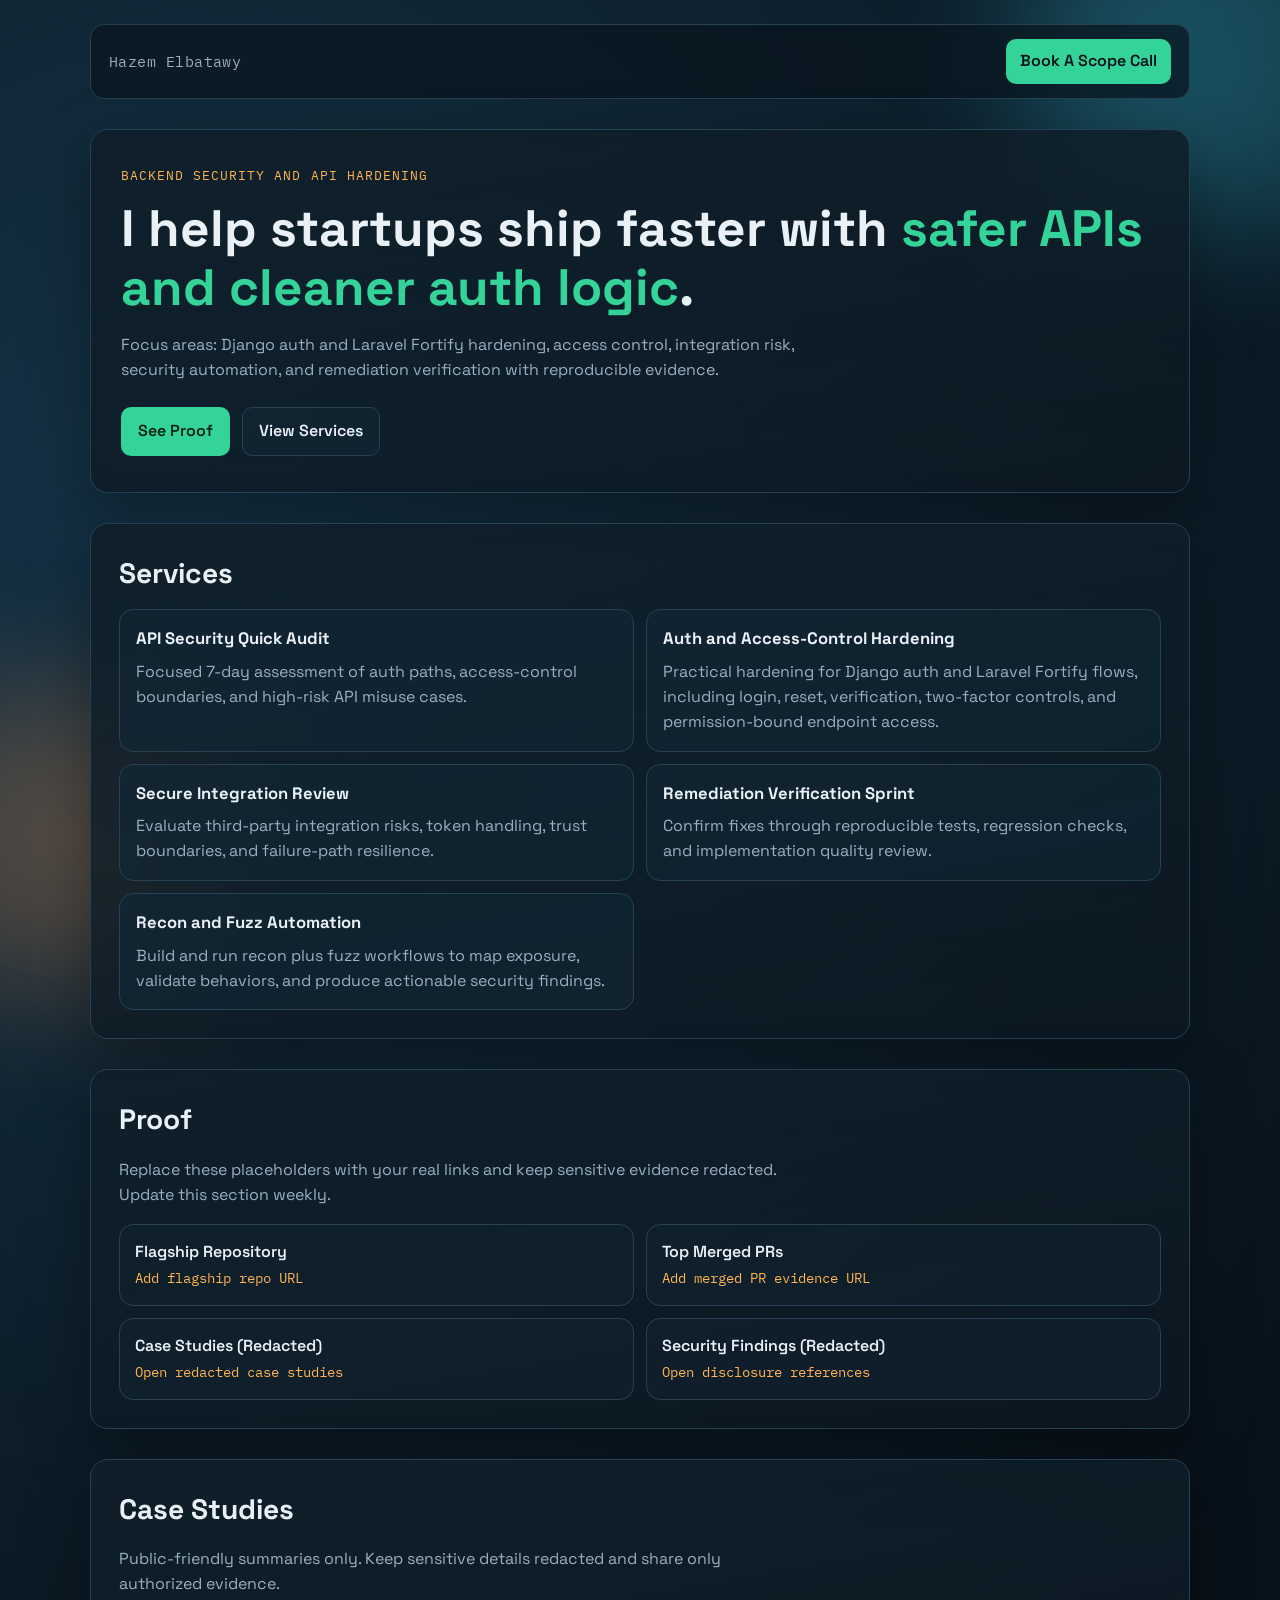
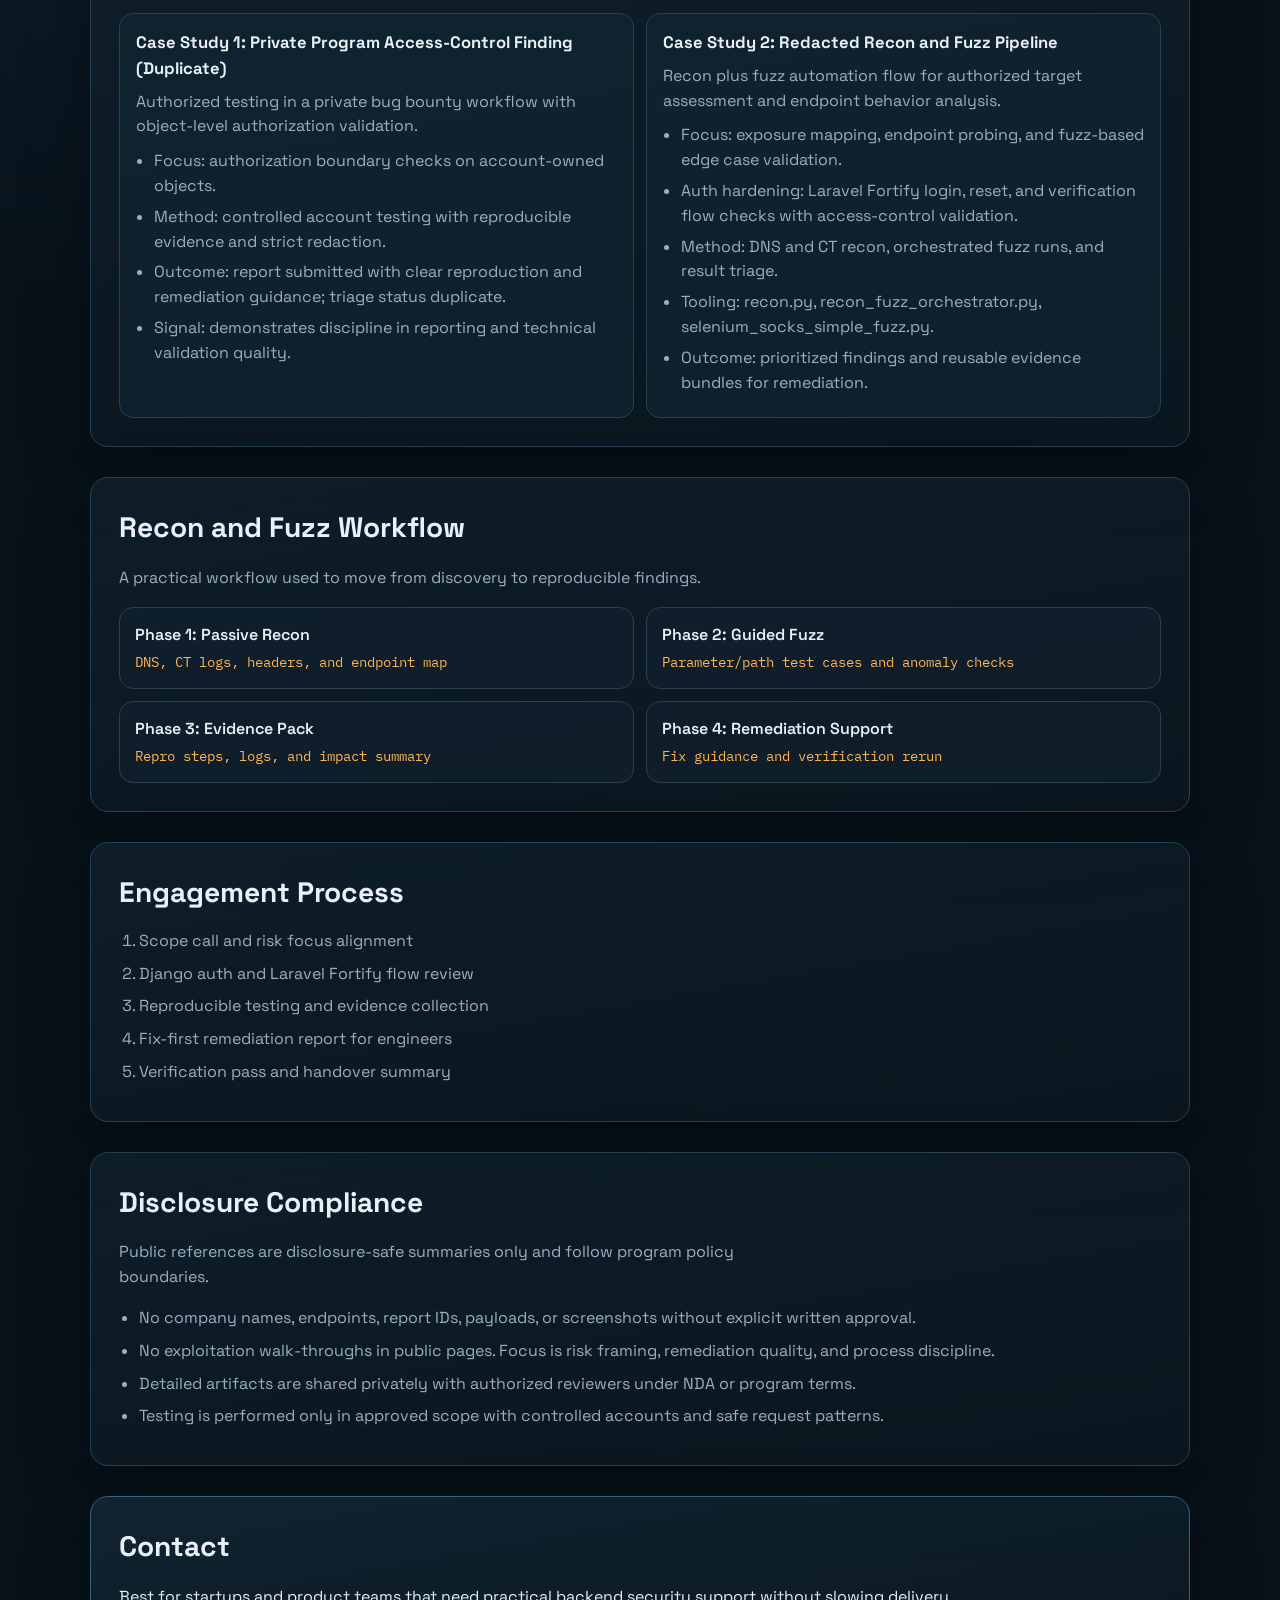
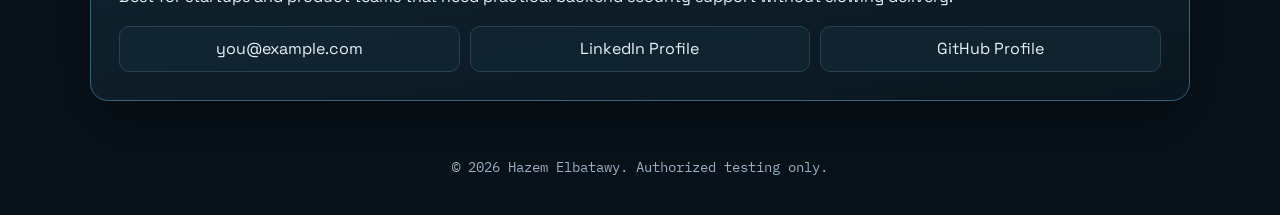
<file: docs/index.html>
<!doctype html>
<html lang="en">
  <head>
    <meta charset="UTF-8" />
    <meta name="viewport" content="width=device-width, initial-scale=1.0" />
    <title>Hazem Elbatawy | Backend Security Consultant</title>
    <meta
      name="description"
      content="Backend security and API hardening consultant using Django auth and Laravel Fortify. Access control, integration risk, and remediation verification."
    />
    <link rel="preconnect" href="https://fonts.googleapis.com" />
    <link rel="preconnect" href="https://fonts.gstatic.com" crossorigin />
    <link
      href="https://fonts.googleapis.com/css2?family=Space+Grotesk:wght@400;500;700&family=IBM+Plex+Mono:wght@400;500&display=swap"
      rel="stylesheet"
    />
    <link rel="icon" type="image/svg+xml" href="favicon.svg" />
    <link rel="stylesheet" href="styles.css" />
  </head>
  <body>
    <div class="bg-orb orb-a"></div>
    <div class="bg-orb orb-b"></div>

    <header class="topbar reveal" data-delay="0">
      <div class="brand">Hazem Elbatawy</div>
      <a class="top-cta" href="#contact">Book A Scope Call</a>
    </header>

    <main>
      <section class="hero section reveal" data-delay="80">
        <p class="eyebrow">Backend Security and API Hardening</p>
        <h1>
          I help startups ship faster with
          <span>safer APIs and cleaner auth logic</span>.
        </h1>
        <p class="lead">
          Focus areas: Django auth and Laravel Fortify hardening, access control,
          integration risk, security automation, and remediation verification with
          reproducible evidence.
        </p>
        <div class="hero-actions">
          <a class="btn btn-primary" href="#proof">See Proof</a>
          <a class="btn btn-ghost" href="#services">View Services</a>
        </div>
      </section>

      <section id="services" class="section reveal" data-delay="120">
        <h2>Services</h2>
        <div class="cards">
          <article class="card">
            <h3>API Security Quick Audit</h3>
            <p>
              Focused 7-day assessment of auth paths, access-control boundaries,
              and high-risk API misuse cases.
            </p>
          </article>
          <article class="card">
            <h3>Auth and Access-Control Hardening</h3>
            <p>
              Practical hardening for Django auth and Laravel Fortify flows,
              including login, reset, verification, two-factor controls, and
              permission-bound endpoint access.
            </p>
          </article>
          <article class="card">
            <h3>Secure Integration Review</h3>
            <p>
              Evaluate third-party integration risks, token handling, trust
              boundaries, and failure-path resilience.
            </p>
          </article>
          <article class="card">
            <h3>Remediation Verification Sprint</h3>
            <p>
              Confirm fixes through reproducible tests, regression checks, and
              implementation quality review.
            </p>
          </article>
          <article class="card">
            <h3>Recon and Fuzz Automation</h3>
            <p>
              Build and run recon plus fuzz workflows to map exposure, validate
              behaviors, and produce actionable security findings.
            </p>
          </article>
        </div>
      </section>

      <section id="proof" class="section reveal" data-delay="160">
        <h2>Proof</h2>
        <p class="section-intro">
          Replace these placeholders with your real links and keep sensitive
          evidence redacted. Update this section weekly.
        </p>
        <div class="proof-grid">
          <a class="proof-item" href="#" aria-label="Flagship repository link">
            <span class="proof-label">Flagship Repository</span>
            <span class="proof-link">Add flagship repo URL</span>
          </a>
          <a class="proof-item" href="#" aria-label="Top pull requests link">
            <span class="proof-label">Top Merged PRs</span>
            <span class="proof-link">Add merged PR evidence URL</span>
          </a>
          <a class="proof-item" href="case-studies.html" aria-label="Case studies link">
            <span class="proof-label">Case Studies (Redacted)</span>
            <span class="proof-link">Open redacted case studies</span>
          </a>
          <a class="proof-item" href="security-findings.html" aria-label="Bug bounty references link">
            <span class="proof-label">Security Findings (Redacted)</span>
            <span class="proof-link">Open disclosure references</span>
          </a>
        </div>
      </section>

      <section id="case-studies" class="section reveal" data-delay="190">
        <h2>Case Studies</h2>
        <p class="section-intro">
          Public-friendly summaries only. Keep sensitive details redacted and
          share only authorized evidence.
        </p>
        <div class="cards">
          <article class="card case-card">
            <h3>Case Study 1: Private Program Access-Control Finding (Duplicate)</h3>
            <p>
              Authorized testing in a private bug bounty workflow with
              object-level authorization validation.
            </p>
            <ul class="case-points">
              <li>Focus: authorization boundary checks on account-owned objects.</li>
              <li>
                Method: controlled account testing with reproducible evidence and
                strict redaction.
              </li>
              <li>
                Outcome: report submitted with clear reproduction and remediation
                guidance; triage status duplicate.
              </li>
              <li>
                Signal: demonstrates discipline in reporting and technical
                validation quality.
              </li>
            </ul>
          </article>

          <article class="card case-card">
            <h3>Case Study 2: Redacted Recon and Fuzz Pipeline</h3>
            <p>
              Recon plus fuzz automation flow for authorized target assessment
              and endpoint behavior analysis.
            </p>
            <ul class="case-points">
              <li>
                Focus: exposure mapping, endpoint probing, and fuzz-based edge
                case validation.
              </li>
              <li>
                Auth hardening: Laravel Fortify login, reset, and verification
                flow checks with access-control validation.
              </li>
              <li>
                Method: DNS and CT recon, orchestrated fuzz runs, and result
                triage.
              </li>
              <li>
                Tooling: recon.py, recon_fuzz_orchestrator.py,
                selenium_socks_simple_fuzz.py.
              </li>
              <li>
                Outcome: prioritized findings and reusable evidence bundles for
                remediation.
              </li>
            </ul>
          </article>
        </div>
      </section>

      <section id="recon-fuzz" class="section reveal" data-delay="200">
        <h2>Recon and Fuzz Workflow</h2>
        <p class="section-intro">
          A practical workflow used to move from discovery to reproducible
          findings.
        </p>
        <div class="proof-grid">
          <div class="proof-item" aria-label="Passive recon phase">
            <span class="proof-label">Phase 1: Passive Recon</span>
            <span class="proof-link">DNS, CT logs, headers, and endpoint map</span>
          </div>
          <div class="proof-item" aria-label="Guided fuzz phase">
            <span class="proof-label">Phase 2: Guided Fuzz</span>
            <span class="proof-link">Parameter/path test cases and anomaly checks</span>
          </div>
          <div class="proof-item" aria-label="Evidence phase">
            <span class="proof-label">Phase 3: Evidence Pack</span>
            <span class="proof-link">Repro steps, logs, and impact summary</span>
          </div>
          <div class="proof-item" aria-label="Remediation phase">
            <span class="proof-label">Phase 4: Remediation Support</span>
            <span class="proof-link">Fix guidance and verification rerun</span>
          </div>
        </div>
      </section>

      <section class="section reveal" data-delay="220">
        <h2>Engagement Process</h2>
        <ol class="process">
          <li>Scope call and risk focus alignment</li>
          <li>Django auth and Laravel Fortify flow review</li>
          <li>Reproducible testing and evidence collection</li>
          <li>Fix-first remediation report for engineers</li>
          <li>Verification pass and handover summary</li>
        </ol>
      </section>

      <section id="disclosure-compliance" class="section reveal" data-delay="235">
        <h2>Disclosure Compliance</h2>
        <p class="section-intro">
          Public references are disclosure-safe summaries only and follow program
          policy boundaries.
        </p>
        <ul class="process">
          <li>
            No company names, endpoints, report IDs, payloads, or screenshots
            without explicit written approval.
          </li>
          <li>
            No exploitation walk-throughs in public pages. Focus is risk framing,
            remediation quality, and process discipline.
          </li>
          <li>
            Detailed artifacts are shared privately with authorized reviewers
            under NDA or program terms.
          </li>
          <li>
            Testing is performed only in approved scope with controlled accounts
            and safe request patterns.
          </li>
        </ul>
      </section>

      <section id="contact" class="section contact reveal" data-delay="250">
        <h2>Contact</h2>
        <p>
          Best for startups and product teams that need practical backend
          security support without slowing delivery.
        </p>
        <div class="contact-grid">
          <a href="mailto:you@example.com">you@example.com</a>
          <a href="https://www.linkedin.com/" target="_blank" rel="noreferrer"
            >LinkedIn Profile</a
          >
          <a href="https://github.com/" target="_blank" rel="noreferrer"
            >GitHub Profile</a
          >
        </div>
      </section>
    </main>

    <footer class="footer reveal" data-delay="290">
      <p>© <span id="year"></span> Hazem Elbatawy. Authorized testing only.</p>
    </footer>

    <script src="script.js"></script>
  </body>
</html>
</file>
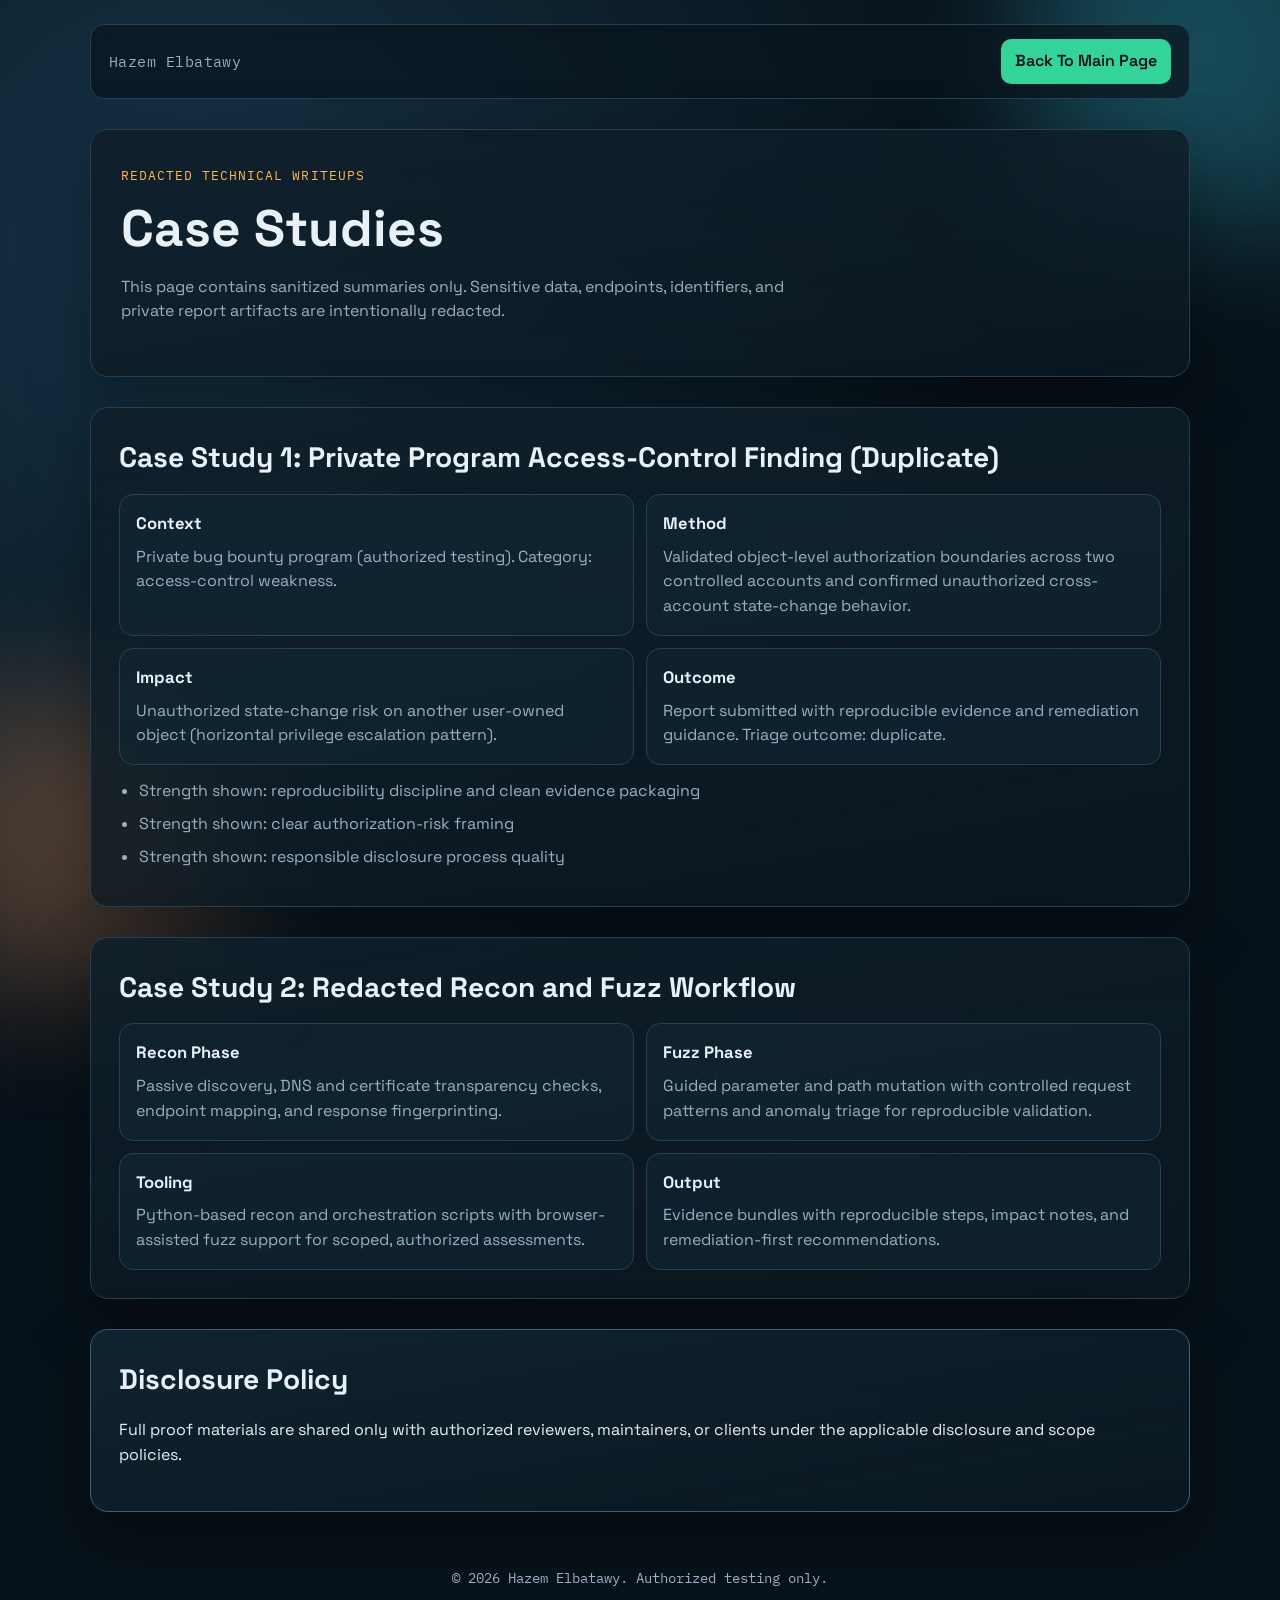
<file: docs/case-studies.html>
<!doctype html>
<html lang="en">
  <head>
    <meta charset="UTF-8" />
    <meta name="viewport" content="width=device-width, initial-scale=1.0" />
    <title>Case Studies | Hazem Elbatawy</title>
    <meta
      name="description"
      content="Redacted security case studies: private program access-control finding and recon/fuzz workflow."
    />
    <link rel="preconnect" href="https://fonts.googleapis.com" />
    <link rel="preconnect" href="https://fonts.gstatic.com" crossorigin />
    <link
      href="https://fonts.googleapis.com/css2?family=Space+Grotesk:wght@400;500;700&family=IBM+Plex+Mono:wght@400;500&display=swap"
      rel="stylesheet"
    />
    <link rel="icon" type="image/svg+xml" href="favicon.svg" />
    <link rel="stylesheet" href="styles.css" />
  </head>
  <body>
    <div class="bg-orb orb-a"></div>
    <div class="bg-orb orb-b"></div>

    <header class="topbar reveal" data-delay="0">
      <div class="brand">Hazem Elbatawy</div>
      <a class="top-cta" href="index.html">Back To Main Page</a>
    </header>

    <main>
      <section class="hero section reveal" data-delay="60">
        <p class="eyebrow">Redacted Technical Writeups</p>
        <h1>Case Studies</h1>
        <p class="lead">
          This page contains sanitized summaries only. Sensitive data, endpoints,
          identifiers, and private report artifacts are intentionally redacted.
        </p>
      </section>

      <section class="section reveal" data-delay="120">
        <h2>Case Study 1: Private Program Access-Control Finding (Duplicate)</h2>
        <div class="cards">
          <article class="card">
            <h3>Context</h3>
            <p>
              Private bug bounty program (authorized testing). Category:
              access-control weakness.
            </p>
          </article>
          <article class="card">
            <h3>Method</h3>
            <p>
              Validated object-level authorization boundaries across two controlled
              accounts and confirmed unauthorized cross-account state-change behavior.
            </p>
          </article>
          <article class="card">
            <h3>Impact</h3>
            <p>
              Unauthorized state-change risk on another user-owned object
              (horizontal privilege escalation pattern).
            </p>
          </article>
          <article class="card">
            <h3>Outcome</h3>
            <p>
              Report submitted with reproducible evidence and remediation guidance.
              Triage outcome: duplicate.
            </p>
          </article>
        </div>
        <ul class="process" style="margin-top: 14px">
          <li>Strength shown: reproducibility discipline and clean evidence packaging</li>
          <li>Strength shown: clear authorization-risk framing</li>
          <li>Strength shown: responsible disclosure process quality</li>
        </ul>
      </section>

      <section class="section reveal" data-delay="180">
        <h2>Case Study 2: Redacted Recon and Fuzz Workflow</h2>
        <div class="cards">
          <article class="card">
            <h3>Recon Phase</h3>
            <p>
              Passive discovery, DNS and certificate transparency checks, endpoint
              mapping, and response fingerprinting.
            </p>
          </article>
          <article class="card">
            <h3>Fuzz Phase</h3>
            <p>
              Guided parameter and path mutation with controlled request patterns
              and anomaly triage for reproducible validation.
            </p>
          </article>
          <article class="card">
            <h3>Tooling</h3>
            <p>
              Python-based recon and orchestration scripts with browser-assisted fuzz
              support for scoped, authorized assessments.
            </p>
          </article>
          <article class="card">
            <h3>Output</h3>
            <p>
              Evidence bundles with reproducible steps, impact notes, and
              remediation-first recommendations.
            </p>
          </article>
        </div>
      </section>

      <section class="section contact reveal" data-delay="240">
        <h2>Disclosure Policy</h2>
        <p>
          Full proof materials are shared only with authorized reviewers, maintainers,
          or clients under the applicable disclosure and scope policies.
        </p>
      </section>
    </main>

    <footer class="footer reveal" data-delay="280">
      <p>© <span id="year"></span> Hazem Elbatawy. Authorized testing only.</p>
    </footer>

    <script src="script.js"></script>
  </body>
</html>
</file>
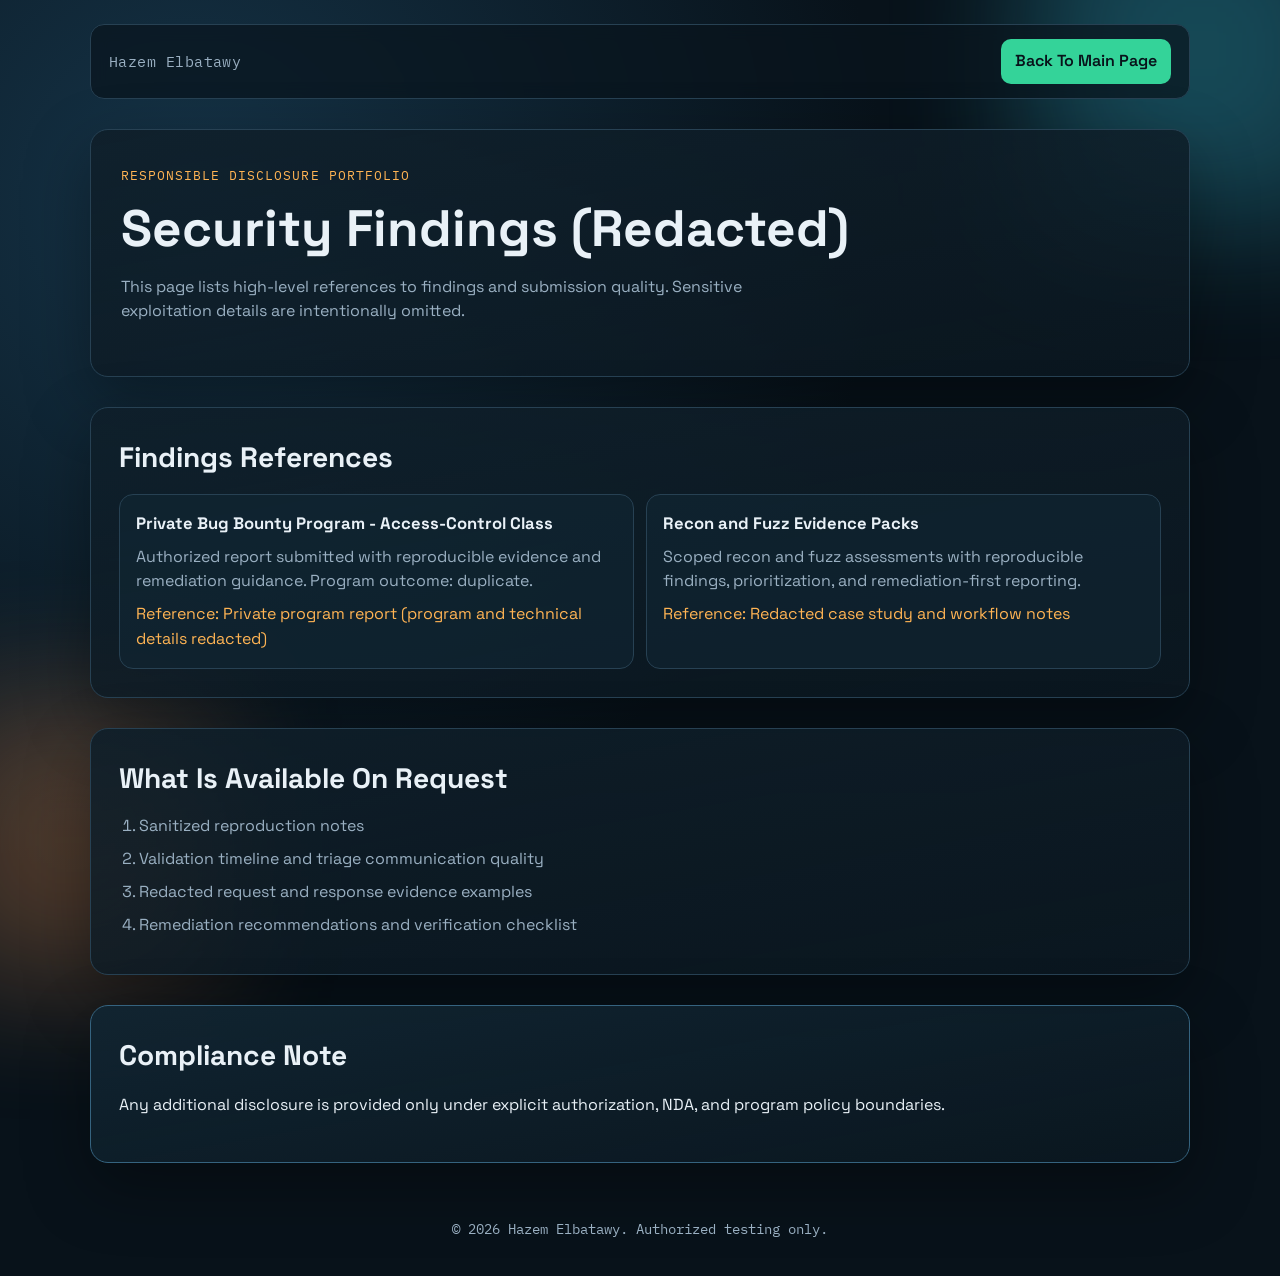
<file: docs/security-findings.html>
<!doctype html>
<html lang="en">
  <head>
    <meta charset="UTF-8" />
    <meta name="viewport" content="width=device-width, initial-scale=1.0" />
    <title>Security Findings | Hazem Elbatawy</title>
    <meta
      name="description"
      content="Responsible disclosure portfolio with redacted security finding references."
    />
    <link rel="preconnect" href="https://fonts.googleapis.com" />
    <link rel="preconnect" href="https://fonts.gstatic.com" crossorigin />
    <link
      href="https://fonts.googleapis.com/css2?family=Space+Grotesk:wght@400;500;700&family=IBM+Plex+Mono:wght@400;500&display=swap"
      rel="stylesheet"
    />
    <link rel="icon" type="image/svg+xml" href="favicon.svg" />
    <link rel="stylesheet" href="styles.css" />
  </head>
  <body>
    <div class="bg-orb orb-a"></div>
    <div class="bg-orb orb-b"></div>

    <header class="topbar reveal" data-delay="0">
      <div class="brand">Hazem Elbatawy</div>
      <a class="top-cta" href="index.html">Back To Main Page</a>
    </header>

    <main>
      <section class="hero section reveal" data-delay="60">
        <p class="eyebrow">Responsible Disclosure Portfolio</p>
        <h1>Security Findings (Redacted)</h1>
        <p class="lead">
          This page lists high-level references to findings and submission quality.
          Sensitive exploitation details are intentionally omitted.
        </p>
      </section>

      <section class="section reveal" data-delay="120">
        <h2>Findings References</h2>
        <div class="cards">
          <article class="card">
            <h3>Private Bug Bounty Program - Access-Control Class</h3>
            <p>
              Authorized report submitted with reproducible evidence and remediation
              guidance. Program outcome: duplicate.
            </p>
            <p style="margin-top: 8px; color: var(--accent-2)">
              Reference: Private program report (program and technical details redacted)
            </p>
          </article>

          <article class="card">
            <h3>Recon and Fuzz Evidence Packs</h3>
            <p>
              Scoped recon and fuzz assessments with reproducible findings,
              prioritization, and remediation-first reporting.
            </p>
            <p style="margin-top: 8px; color: var(--accent-2)">
              Reference: Redacted case study and workflow notes
            </p>
          </article>
        </div>
      </section>

      <section class="section reveal" data-delay="180">
        <h2>What Is Available On Request</h2>
        <ol class="process">
          <li>Sanitized reproduction notes</li>
          <li>Validation timeline and triage communication quality</li>
          <li>Redacted request and response evidence examples</li>
          <li>Remediation recommendations and verification checklist</li>
        </ol>
      </section>

      <section class="section contact reveal" data-delay="240">
        <h2>Compliance Note</h2>
        <p>
          Any additional disclosure is provided only under explicit authorization,
          NDA, and program policy boundaries.
        </p>
      </section>
    </main>

    <footer class="footer reveal" data-delay="280">
      <p>© <span id="year"></span> Hazem Elbatawy. Authorized testing only.</p>
    </footer>

    <script src="script.js"></script>
  </body>
</html>
</file>
<file: docs/styles.css>
:root {
  --bg: #08121a;
  --panel: #0f1f2a;
  --panel-2: #132836;
  --text: #e9f1f7;
  --muted: #9ab0c2;
  --accent: #34d399;
  --accent-2: #ffb454;
  --line: #274153;
  --shadow: 0 24px 64px rgba(0, 0, 0, 0.35);
}

* {
  box-sizing: border-box;
}

html,
body {
  margin: 0;
  padding: 0;
}

body {
  font-family: "Space Grotesk", sans-serif;
  background: radial-gradient(circle at 15% 15%, #153347 0%, var(--bg) 45%),
    linear-gradient(160deg, #071018 0%, #0a1822 55%, #0d2230 100%);
  color: var(--text);
  min-height: 100vh;
  line-height: 1.55;
  overflow-x: hidden;
}

.bg-orb {
  position: fixed;
  z-index: -1;
  filter: blur(70px);
  opacity: 0.28;
}

.orb-a {
  width: 340px;
  height: 340px;
  background: #3dd5f3;
  top: -120px;
  right: -90px;
  animation: driftA 10s ease-in-out infinite alternate;
}

.orb-b {
  width: 280px;
  height: 280px;
  background: #ff9f5a;
  bottom: -80px;
  left: -70px;
  animation: driftB 12s ease-in-out infinite alternate;
}

@keyframes driftA {
  from {
    transform: translate(0, 0);
  }
  to {
    transform: translate(-30px, 20px);
  }
}

@keyframes driftB {
  from {
    transform: translate(0, 0);
  }
  to {
    transform: translate(20px, -30px);
  }
}

.topbar {
  width: min(1100px, 92vw);
  margin: 24px auto 0;
  padding: 14px 18px;
  border: 1px solid var(--line);
  border-radius: 14px;
  background: rgba(9, 20, 29, 0.7);
  backdrop-filter: blur(8px);
  display: flex;
  justify-content: space-between;
  align-items: center;
}

.brand {
  font-family: "IBM Plex Mono", monospace;
  letter-spacing: 0.03em;
  font-size: 0.95rem;
  color: var(--muted);
}

.top-cta {
  color: var(--bg);
  background: var(--accent);
  text-decoration: none;
  font-weight: 600;
  padding: 10px 14px;
  border-radius: 10px;
  transition: transform 180ms ease;
}

.top-cta:hover {
  transform: translateY(-1px);
}

main {
  width: min(1100px, 92vw);
  margin: 26px auto 56px;
}

.section {
  margin: 30px 0;
  padding: 28px;
  border-radius: 18px;
  background: linear-gradient(170deg, rgba(15, 31, 42, 0.9), rgba(12, 24, 33, 0.75));
  border: 1px solid var(--line);
  box-shadow: var(--shadow);
}

.hero {
  padding: 36px 30px;
}

.eyebrow {
  font-family: "IBM Plex Mono", monospace;
  color: var(--accent-2);
  text-transform: uppercase;
  font-size: 0.8rem;
  letter-spacing: 0.08em;
  margin: 0 0 14px;
}

h1,
h2,
h3 {
  margin: 0;
}

h1 {
  font-size: clamp(1.9rem, 4vw, 3.2rem);
  line-height: 1.15;
}

h1 span {
  color: var(--accent);
}

h2 {
  font-size: clamp(1.4rem, 2.2vw, 2rem);
  margin-bottom: 14px;
}

.lead,
.section-intro {
  color: var(--muted);
  max-width: 68ch;
}

.hero-actions {
  display: flex;
  gap: 12px;
  margin-top: 24px;
  flex-wrap: wrap;
}

.btn {
  text-decoration: none;
  padding: 11px 16px;
  border-radius: 10px;
  border: 1px solid transparent;
  font-weight: 600;
  transition: transform 180ms ease;
}

.btn:hover {
  transform: translateY(-1px);
}

.btn-primary {
  background: var(--accent);
  color: #032115;
}

.btn-ghost {
  border-color: var(--line);
  color: var(--text);
  background: rgba(19, 40, 54, 0.55);
}

.cards {
  display: grid;
  grid-template-columns: repeat(2, minmax(0, 1fr));
  gap: 12px;
}

.card {
  border: 1px solid var(--line);
  background: rgba(18, 39, 52, 0.6);
  border-radius: 14px;
  padding: 16px;
}

.card h3 {
  font-size: 1.04rem;
  margin-bottom: 8px;
}

.card p {
  margin: 0;
  color: var(--muted);
}

.case-card p {
  margin-bottom: 10px;
}

.case-points {
  margin: 0;
  padding-left: 18px;
  color: var(--muted);
}

.case-points li {
  margin: 6px 0;
}

.proof-grid {
  display: grid;
  grid-template-columns: repeat(2, minmax(0, 1fr));
  gap: 12px;
}

.proof-item {
  text-decoration: none;
  border: 1px solid var(--line);
  border-radius: 14px;
  padding: 15px;
  background: rgba(16, 33, 45, 0.75);
  display: flex;
  flex-direction: column;
  gap: 4px;
}

div.proof-item {
  cursor: default;
}

.proof-label {
  color: var(--text);
  font-weight: 600;
}

.proof-link {
  color: var(--accent-2);
  font-family: "IBM Plex Mono", monospace;
  font-size: 0.86rem;
}

.process {
  margin: 0;
  padding-left: 20px;
  color: var(--muted);
}

.process li {
  margin: 8px 0;
}

.contact {
  border-color: #35637f;
  background: linear-gradient(170deg, rgba(17, 37, 50, 0.95), rgba(11, 24, 33, 0.8));
}

.contact-grid {
  display: grid;
  grid-template-columns: repeat(3, minmax(0, 1fr));
  gap: 10px;
  margin-top: 14px;
}

.contact-grid a {
  color: var(--text);
  text-decoration: none;
  border: 1px solid var(--line);
  background: rgba(19, 40, 54, 0.65);
  padding: 10px 12px;
  border-radius: 10px;
  text-align: center;
}

.footer {
  width: min(1100px, 92vw);
  margin: 0 auto 36px;
  color: var(--muted);
  text-align: center;
  font-family: "IBM Plex Mono", monospace;
  font-size: 0.86rem;
}

.reveal {
  opacity: 0;
  transform: translateY(8px);
  animation: rise 520ms ease forwards;
  animation-delay: var(--delay, 0ms);
}

@keyframes rise {
  to {
    opacity: 1;
    transform: translateY(0);
  }
}

@media (max-width: 860px) {
  .cards,
  .proof-grid,
  .contact-grid {
    grid-template-columns: 1fr;
  }

  .section,
  .hero {
    padding: 22px;
  }

  .topbar {
    padding: 12px;
  }

  .top-cta {
    padding: 9px 12px;
  }
}
</file>
